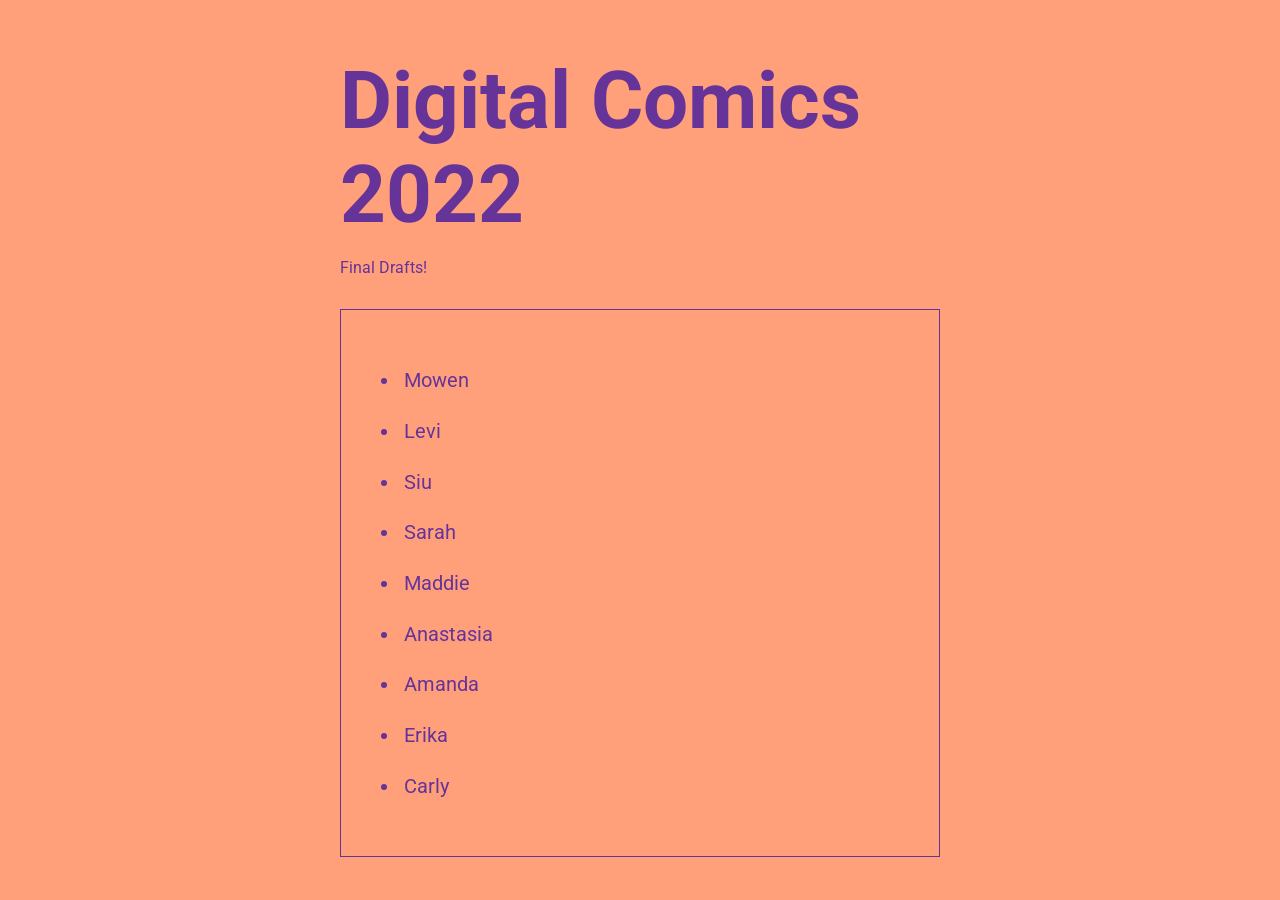
<file: index.html>
<!DOCTYPE html>
<!-- the HTML tag is the parent all content -->
<html lang="en">

    <!-- the head is where we keep information about our document -->
    <head>
        <meta charset="utf-8">
        <meta name="viewport" content="width=device-width, initial-scale=1.0">
        <title>Digital Comics 2022</title>
        <link rel="stylesheet" type="text/css" href="styles.css">
    </head>

    <!-- the body is where all the content we want to display goes -->
    <body>

        <div class="main">

          <h1>Digital Comics 2022</h1>
          <p>Final Drafts!</p>

          <ul class="lists">
              <li>
                <a href="comics/mowen2">Mowen</a>
              </li>
              <li>
                <a href="comics/levi-F">Levi</a>
              </li>
              <li>
                <a href="comics/siu7">Siu</a>
              </li>
              <li>
                <a href="comics/sarah2">Sarah</a>
              </li>
              <li>
                <a href="comics/maddie-F2">Maddie</a>
              </li>
              <li>
                <a href="comics/anastasia-F4">Anastasia</a>
              </li>
              <li>
                <a href="comics/amanda-F2">Amanda</a>
              </li>
              <li>
                <a href="comics/erika2">Erika</a>
              </li>
              <li>
                <a href="comics/carly-F">Carly</a>
              </li>
          </ul>

        </div>

    </body>

</html>
</file>
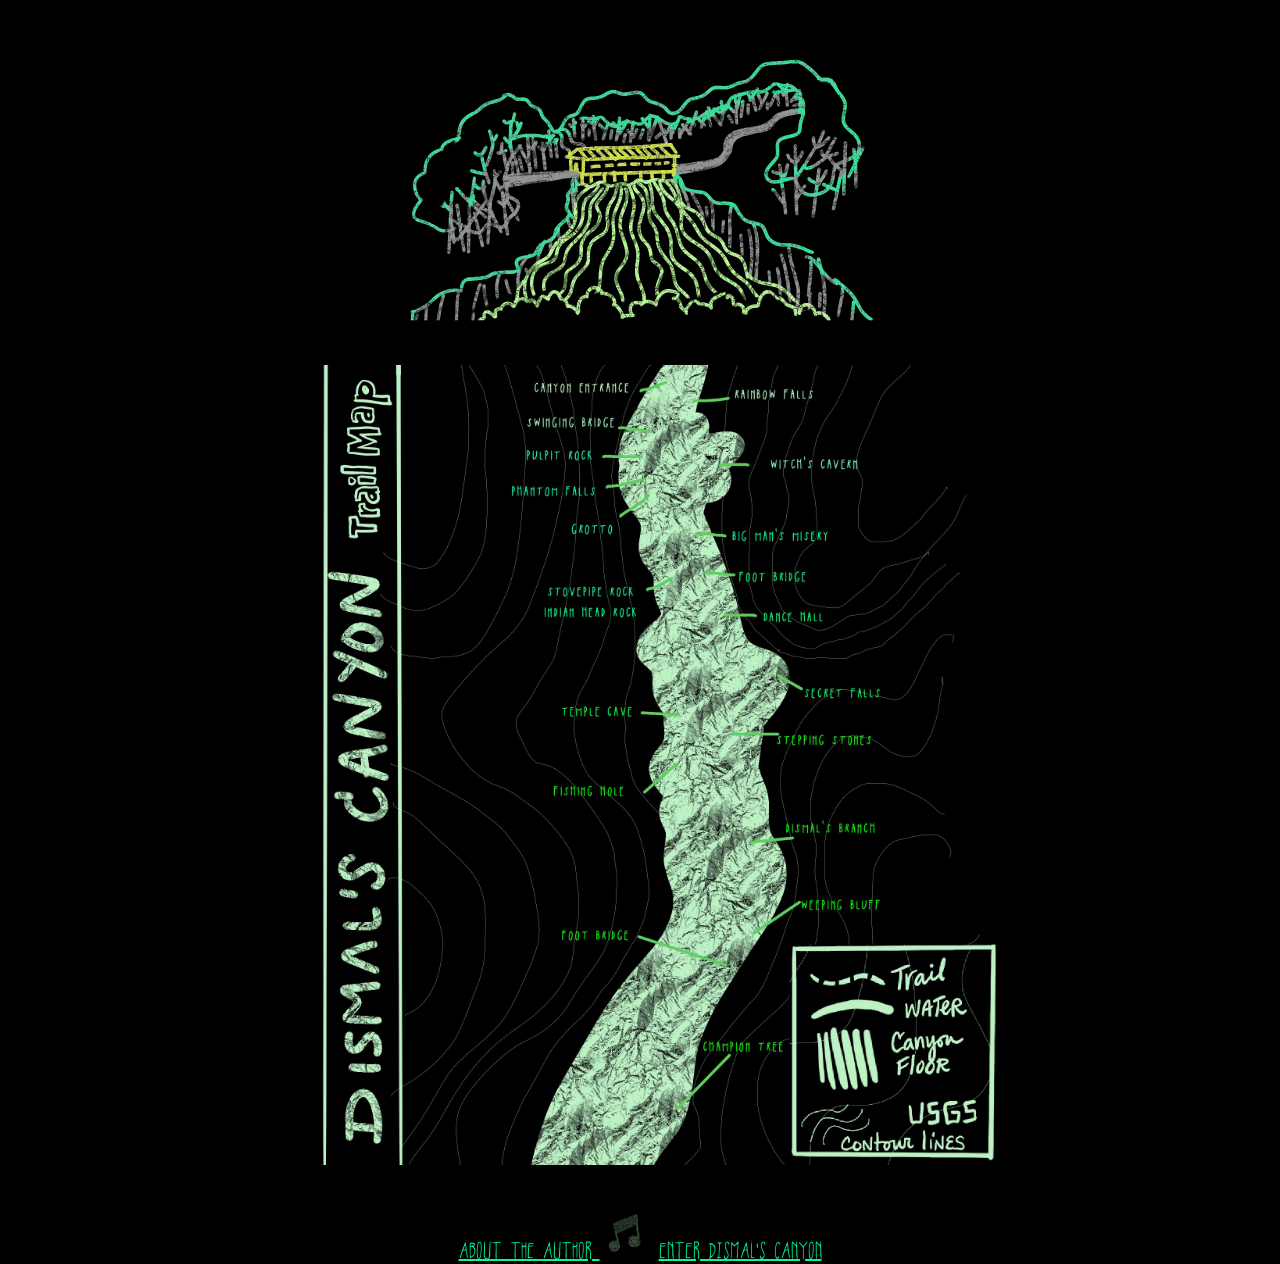
<file: comics/amanda-F/index.html>
<!DOCTYPE html>
<html lang="en"> 
    
    <!-- This is a comment -->
    
 <!-- the head element contains information about the document -->
    
    <head>
        
        <meta charset="utf-8">
        <meta name="viewport" content="width=device-width, initial-scale=1.0">
        
        <title>Rare Wolves: An Interactive Comic</title>
        
        <link rel="stylesheet" type="text/css" href="harrystyles.css">
        
    </head>
   
    <!-- the body element contains content that appears on the page -->
     <audio src="assets/crickets.mp3" 
                type="audio/mpeg" id="cricketSound" 
                loop></audio>
    <body>

        
        <div class="mainContainer">
            <p></p>
            <img src="assets/bridge.gif">
            <p></p>
       <a href="page2.html"><img src="assets/map.jpg" title="abandon hope all ye who enter here"></a>
        </div>
        <P></P>
        <a href="https://www.whereisagmoore.com/" target="_blank"> ABOUT THE AUTHOR </a> <img src="assets/offdark.png" id="soundControl"/> <a href="page2.html"> ENTER DISMAL'S CANYON</a> 
        
        
        <script
            src="https://code.jquery.com/jquery-3.6.0.min.js"
            integrity="sha256-/xUj+3OJU5yExlq6GSYGSHk7tPXikynS7ogEvDej/m4="
            crossorigin="anonymous">
        </script>
        <script src="script.js"></script>   
    </body>
    
    <!-- this code was written by wolfwhistle monstera -->

</html>
</file>
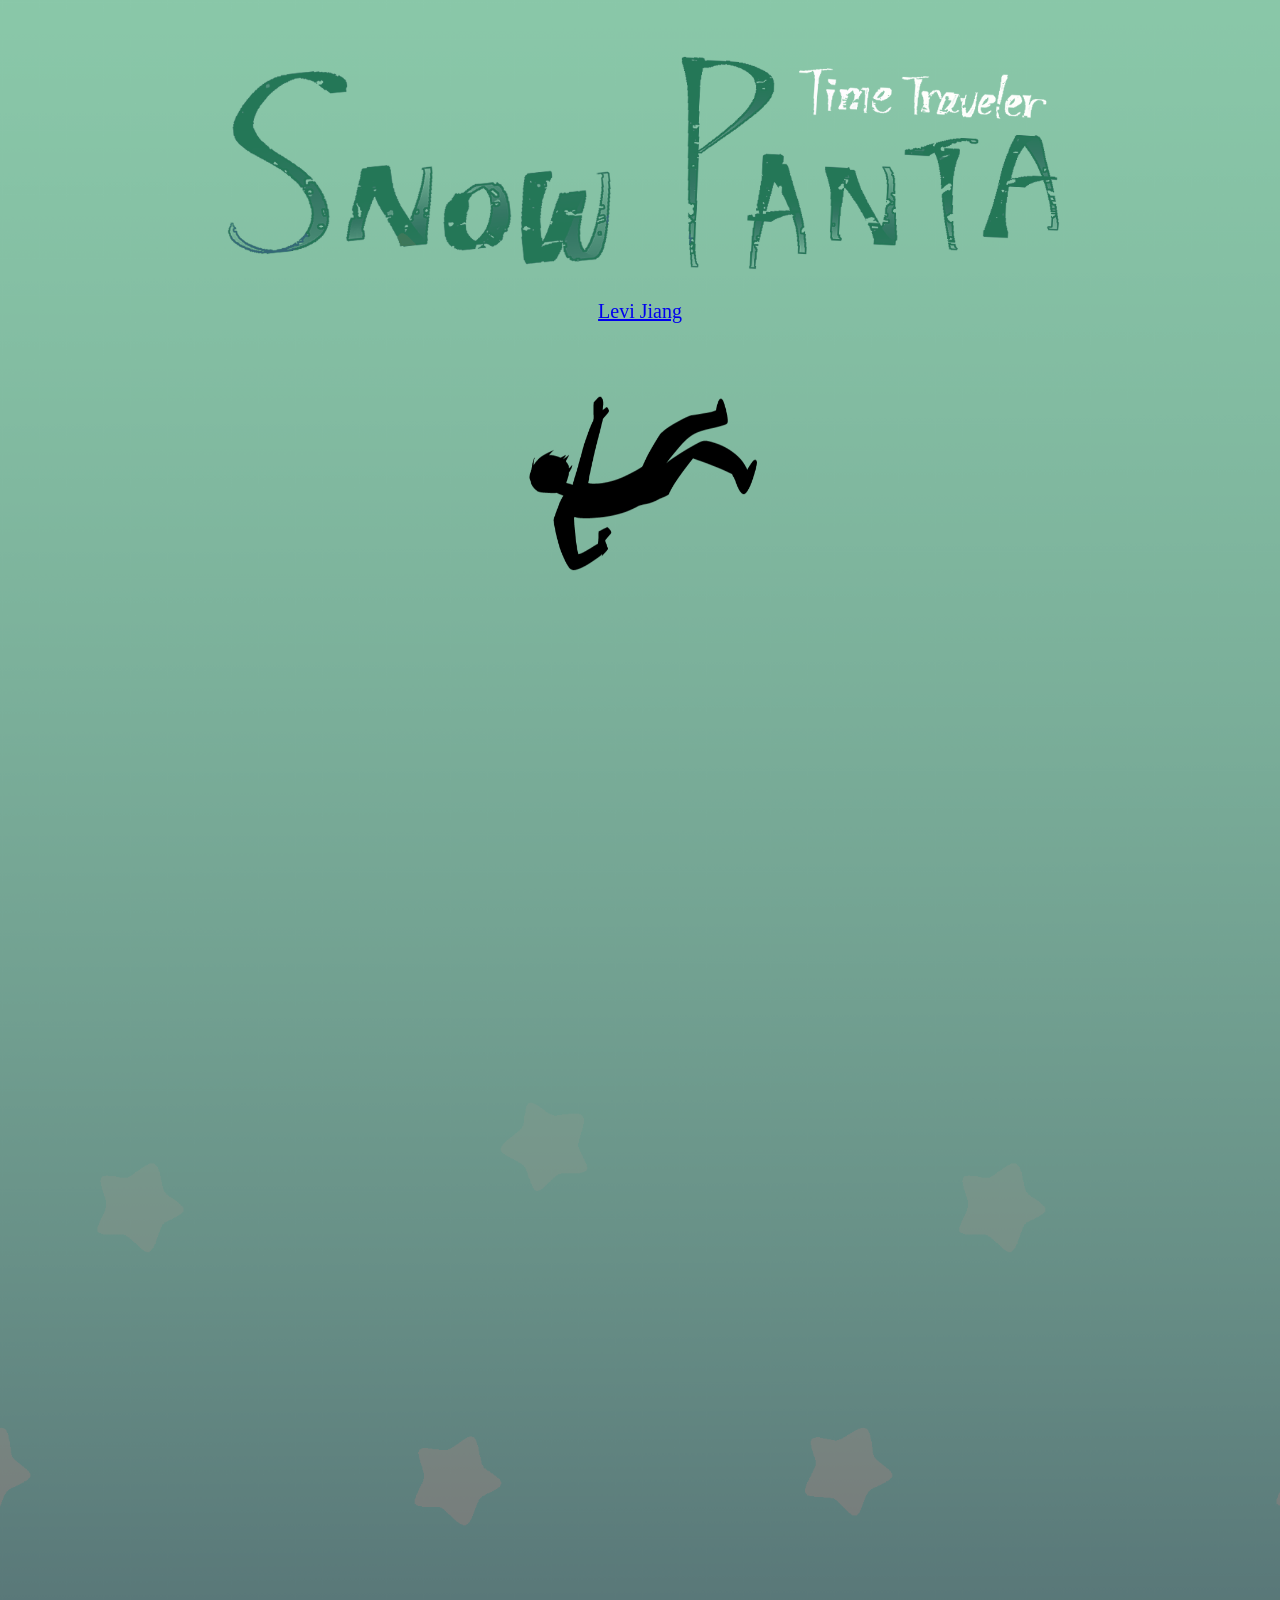
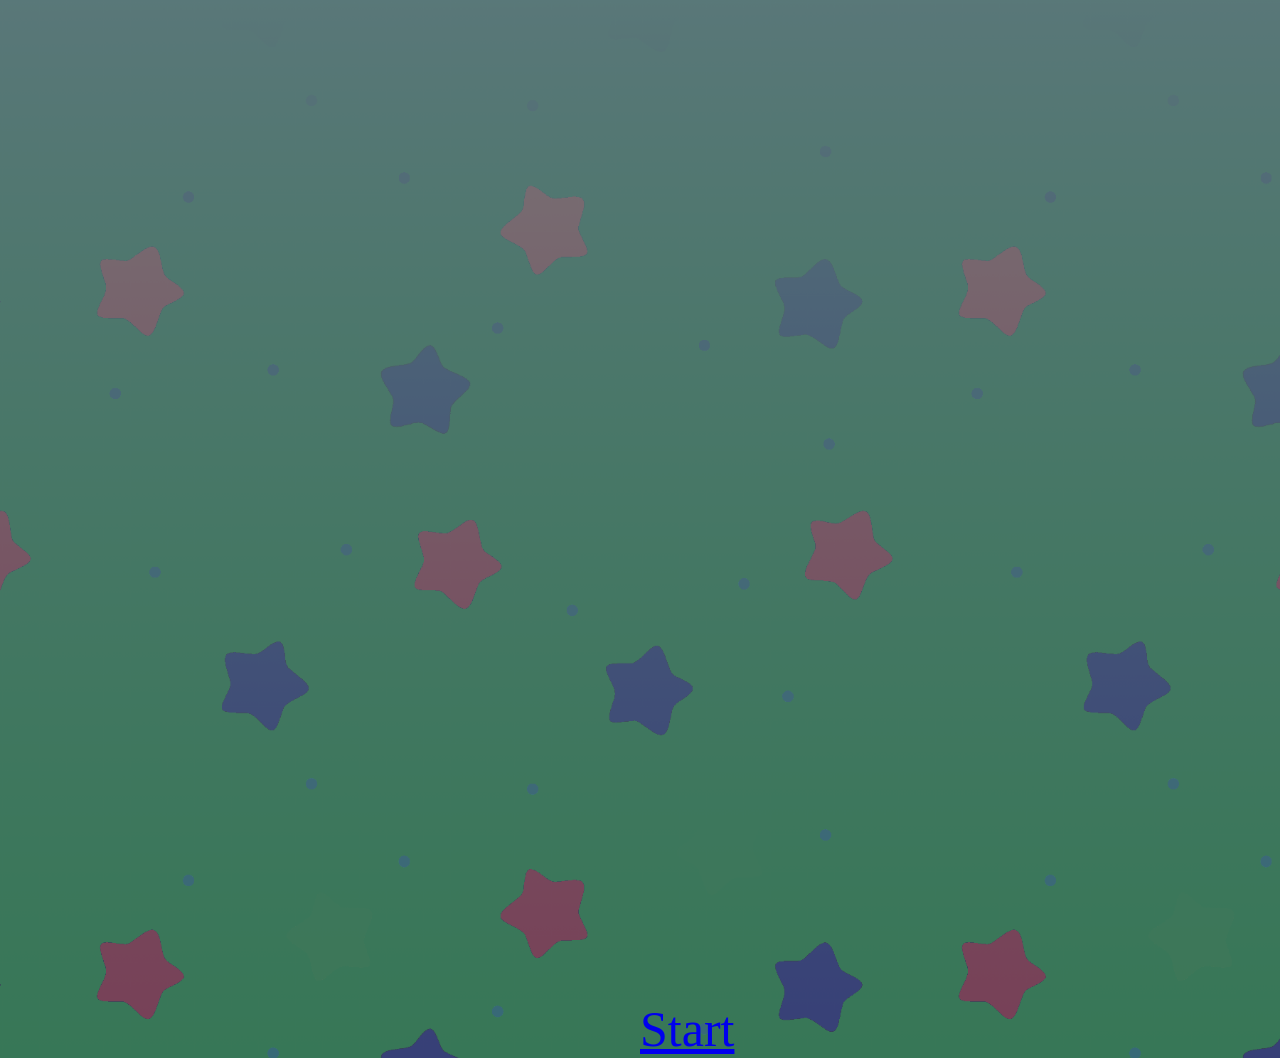
<file: comics/levi-F/index.html>
<!DOCTYPE html>
<html lang="en">
    
    <!-- This is a comment -->
    
        <!-- The head is where we store information about our document -->

    <head>
        <meta charset="utf-8">
        <meta name="viewport" content="width=device-width, user-scalable=yes, initial-scale=0.5, 
        maximum-scale=1.0, minimum-scale=0.1">
        <title>Snow Panta Time Travel</title>
        <link rel="stylesheet" type="text/css" 
        href="styles.css">
        
    <style>
        
            p.pos_fixed
    {
    position:fixed;
    margin-left: 25%;
        margin-bottom: 8%;
        top:300px;
        width: 50%;
        height: 100%;
        }
        
        body {
    background-image: url('assets/IMG_5123.PNG');
    background-size: 1800% 4000%;
    background-repeat: no-repeat;
    background-size: cover;
    background-color:white;
    color:black;
    text-align: center;
    font-size: 20px;
    margin: 0;
        
            
    </style>
    
    </head>
    
        <!-- The body is where all the contents we wish to display is stored -->
    <body>
           
        <p class="pos_fixed">
        <img src="assets/personfalling.png" alt="personfalling">
        </p>
       
        <a href="page2.html" class="startbutton">Start</a>
        
        <div class="mywebsiteone">
        <a href="https://ljiang37.wixsite.com/levijiang" class="mywebsite" target="_blank">Levi Jiang</a>
        </div> 
        
        <p class="panta"></p>
        
    </body>

</html>
</file>
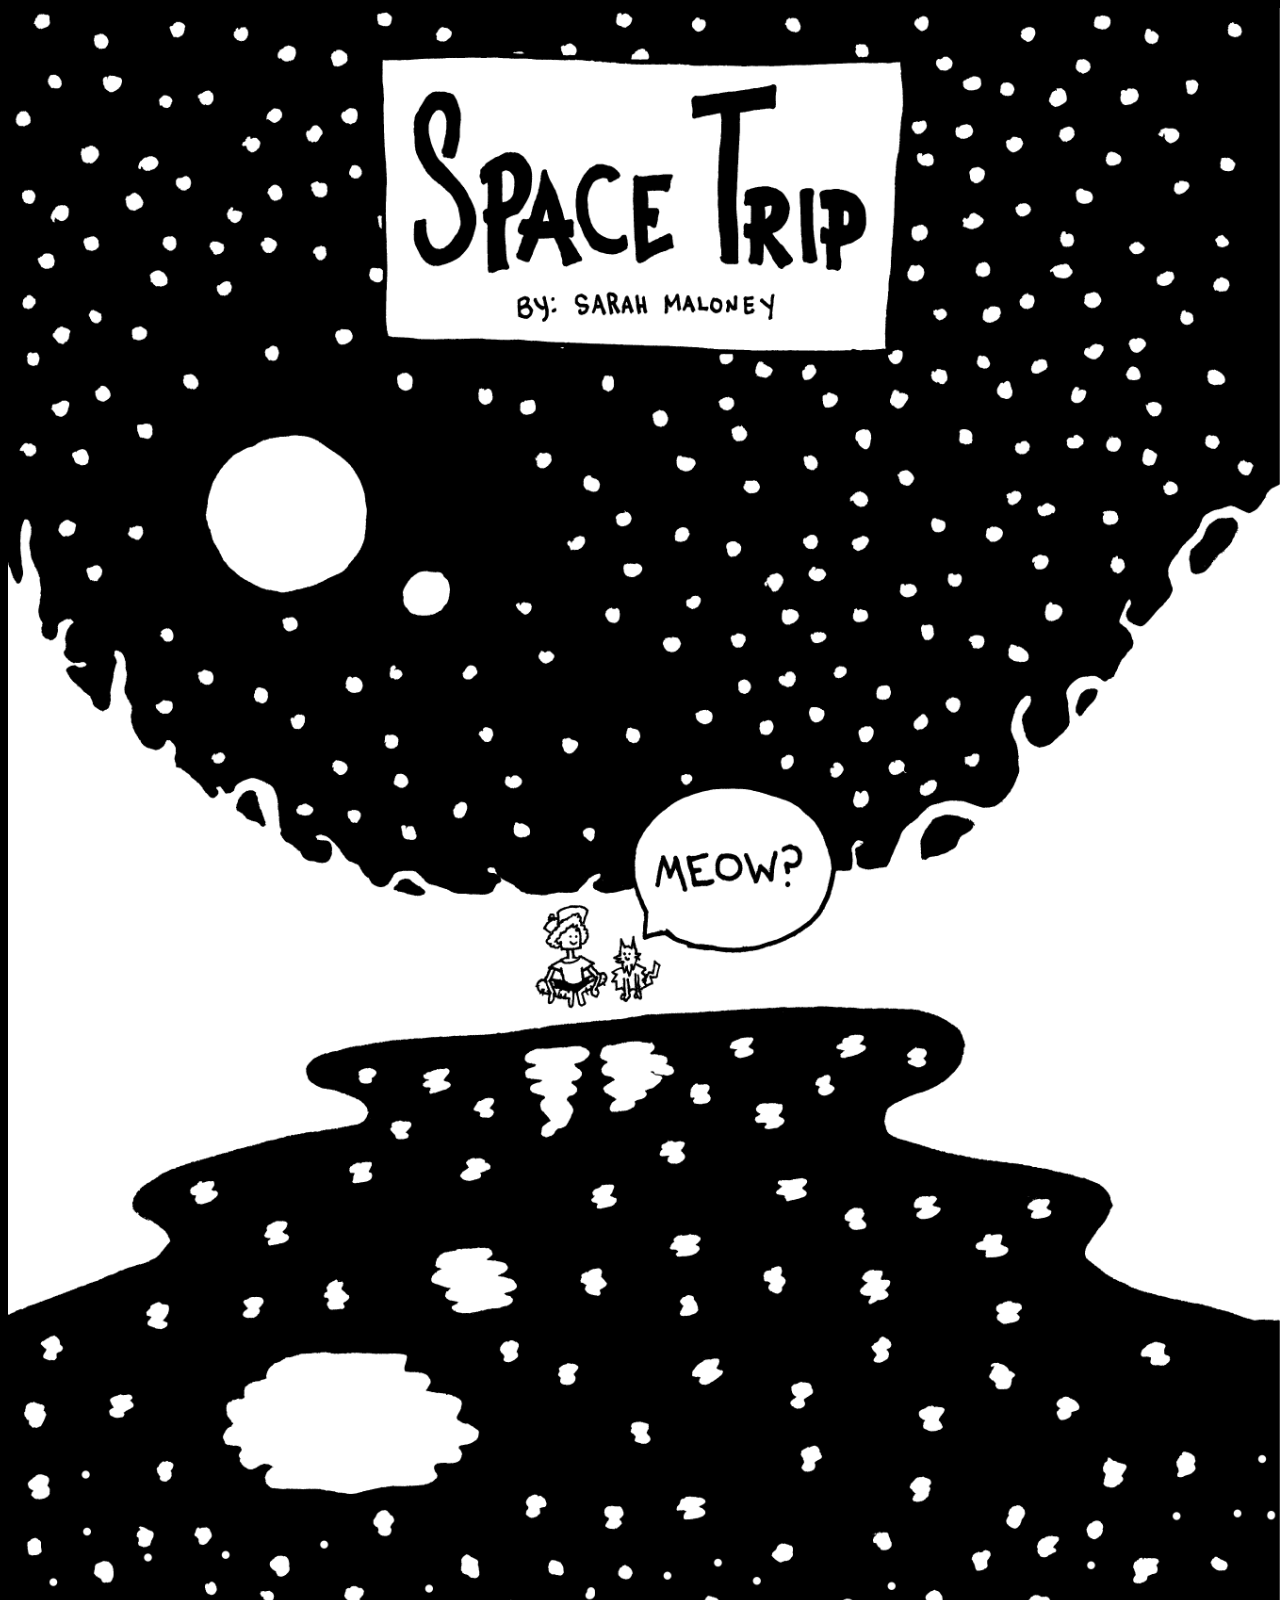
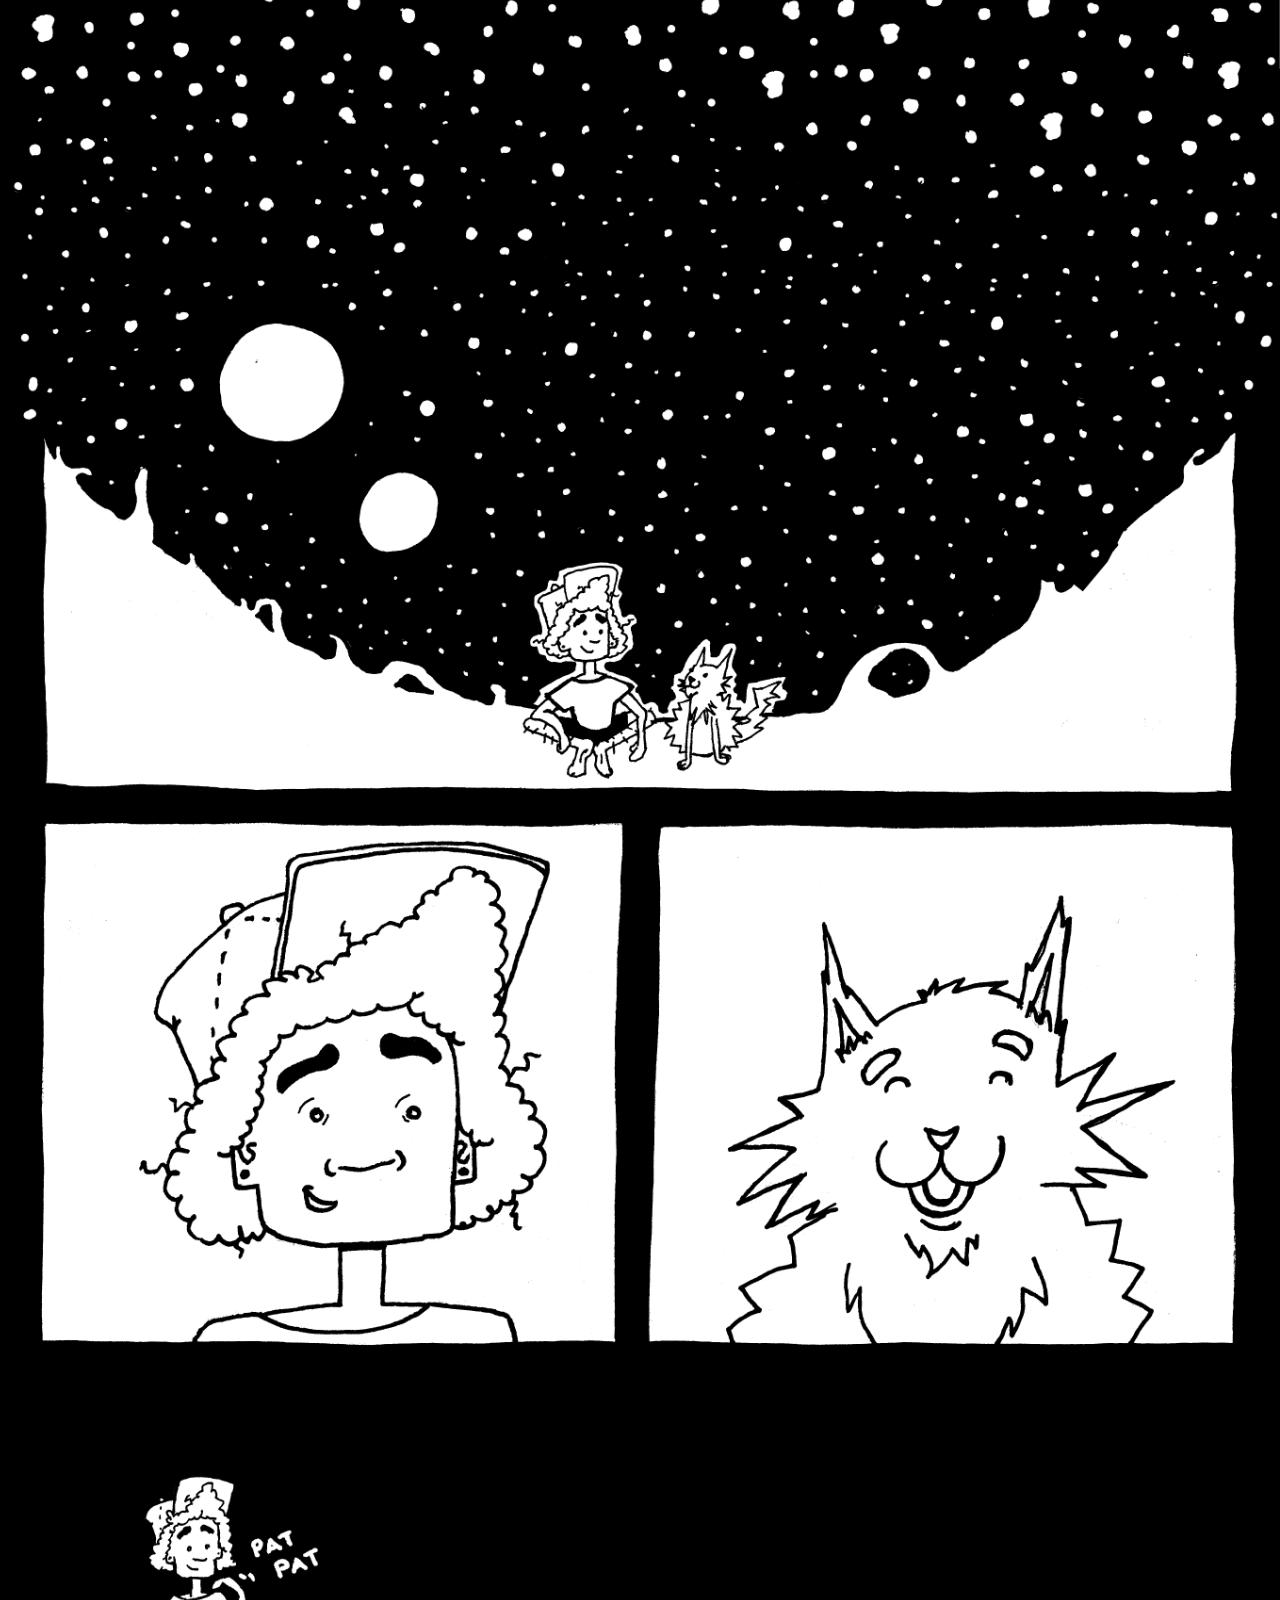
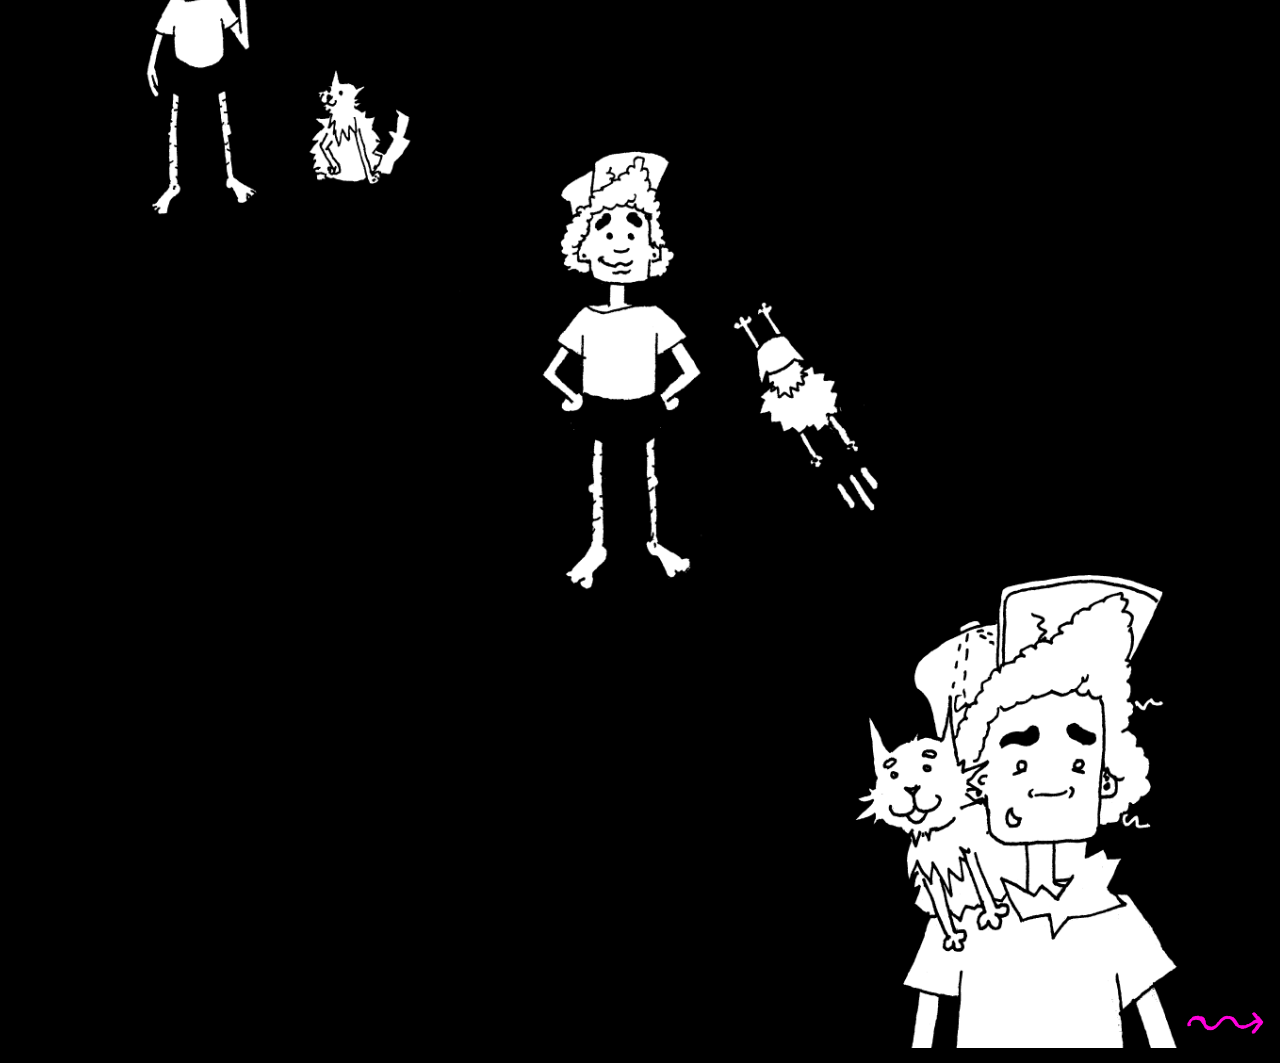
<file: comics/sarah2/index.html>
<!DOCTYPE html>
<html lang="en">

    <!-- the head is where we store information about the document -->
    
    <head>
        <meta charset="utf-8">
        <meta name="viewport" content="width=device-width, initial-scale=1.0">
        <title>Sarah's Comics</title>
        <link rel="stylesheet" type="text/css" href="style-falling.css">
    
    </head>


    <body>
    
        
        <div class=homepage>
            <img src="assets/start.png" alt="page one"/>
                
            <a href="page2.html">
                <img src="assets/button1.png" alt="button" class="button1"/>
            </a>
        </div>
        
   
    

      
<!--
      <script src="lib/noframework.waypoints.js">
      </script>
        
        
      
      <script src="https://code.jquery.com/jquery-3.6.0.min.js" integrity="sha256-/xUj+3OJU5yExlq6GSYGSHk7tPXikynS7ogEvDej/m4=" crossorigin="anonymous"></script>  
    <script src="script.js"></script>
-->
        
      
      
    </body>





</html>
</file>
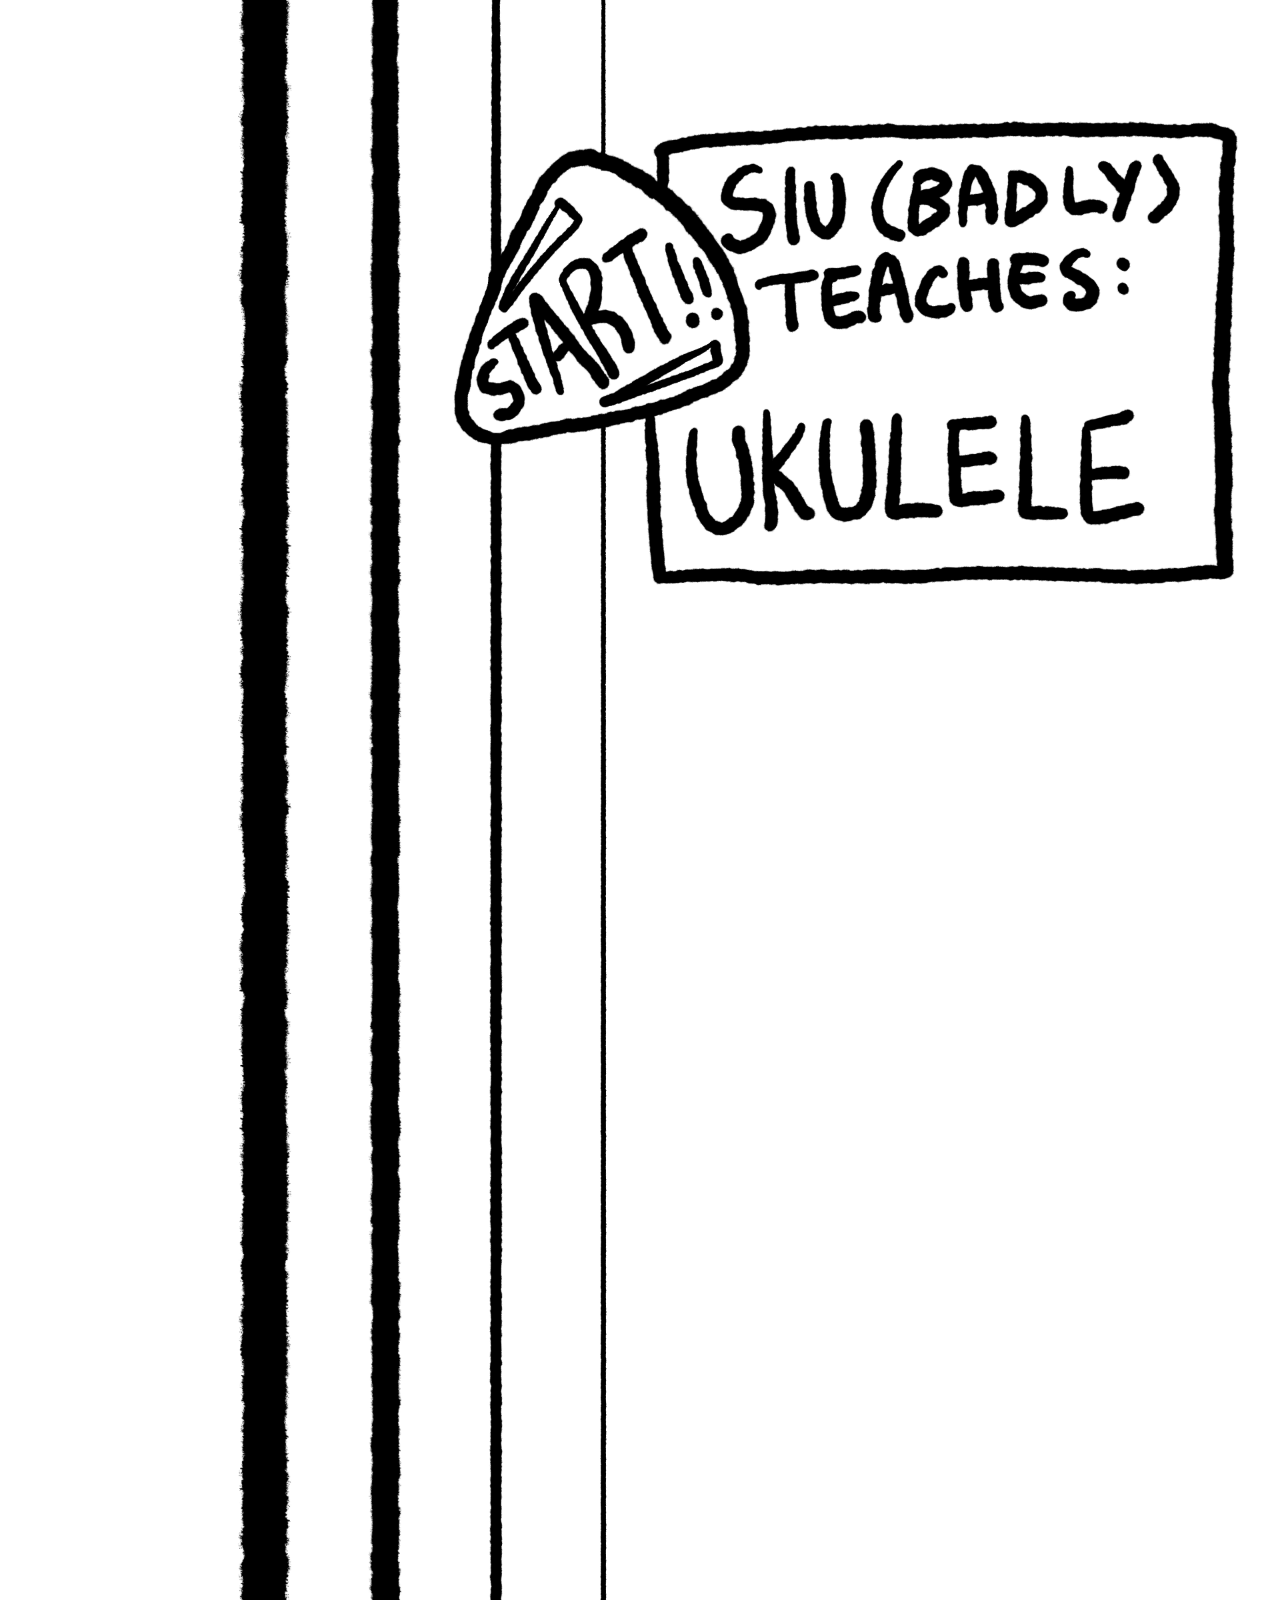
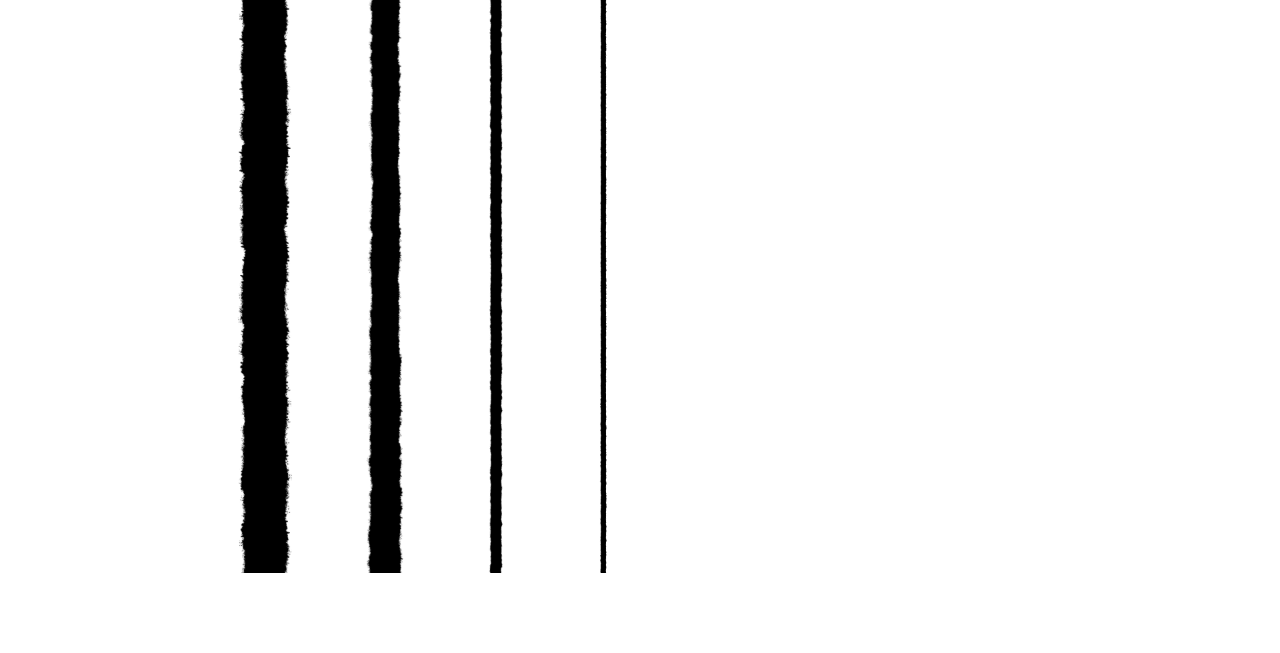
<file: comics/siu6/index.html>
<!DOCTYPE html>
<html lang="en">
    
    <head>
        <meta charset="utf-8">
        <meta name="viewpoint" content="width=device-width, initial-scale=1.0">
        <title>WELCOME</title>
        <link rel="stylesheet" type="text/css" href="styles.css">
    </head>
    
    <body id="startbody">
        <div class="startpage">
            <img src="Assets/index.png" alt="mainpage background" class="indexb">
            <a href="mainpage.html"><img src="Assets/pickbutton.png" alt="start button" class="pick"></a>
        </div>
    </body>

</html>
</file>
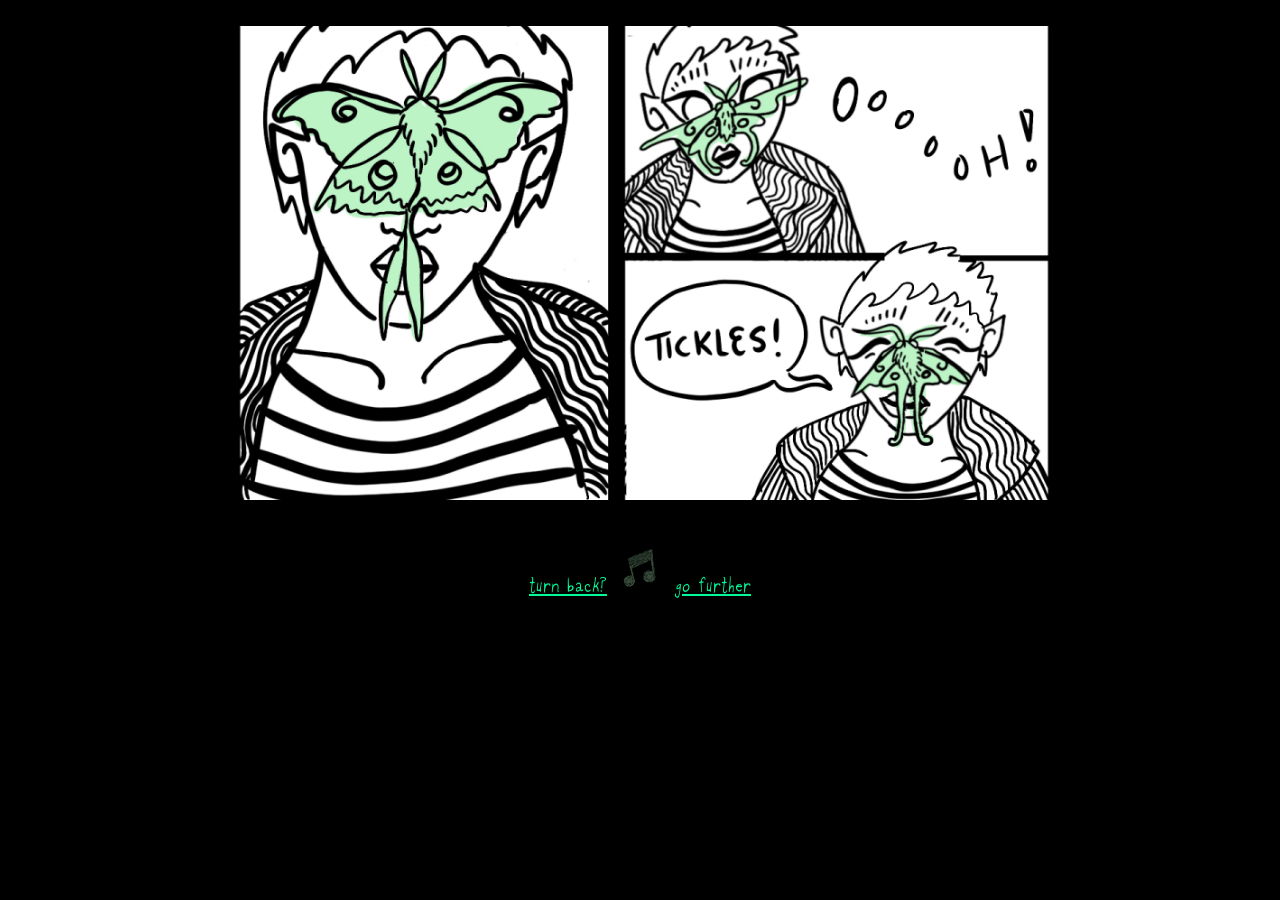
<file: comics/amanda-F/page10.html>
<!DOCTYPE html>
<html lang="en"> 
    
    <!-- This is a comment -->
    
 <!-- the head element contains information about the document -->
    
    <head>
        
        <meta charset="utf-8">
        <meta name="viewport" content="width=device-width, initial-scale=1.0">
        
        <title>Rare Wolves: an interactive comic</title>
        
        <link rel="stylesheet" type="text/css" href="harrystyles.css">
        
    </head>
   
    <!-- the body element contains content that appears on the page -->
     <audio src="assets/crickets.mp3" 
                type="audio/mpeg" id="cricketSound" 
                loop></audio>
    <body>

        
        <div class="mainContainer">
            
       <a href="page11.html"><img src="assets/9.JPG" title="species: manic pixie dream moth"></a>
        </div>
        <P></P>
        <P></P>
        <div class="flexible"><a href="page9.html">turn back?</a>  <img src="assets/offdark.png" id="soundControl"/> <a href="page11.html"> go further</a> </div>
        
        
        
        
        <script
            src="https://code.jquery.com/jquery-3.6.0.min.js"
            integrity="sha256-/xUj+3OJU5yExlq6GSYGSHk7tPXikynS7ogEvDej/m4="
            crossorigin="anonymous">
        </script>
        <script src="script.js"></script>   
    </body>
    
    <!-- this code was written by wolfwhistle monstera -->

</html>
</file>
<file: styles.css>
/* Styles for digital comics 2020 testing grounds */


@import url('https://fonts.googleapis.com/css2?family=Roboto:wght@100;400;700&display=swap');


body {
  font-family: Roboto;
    background-color: lightsalmon;
    color: rebeccapurple;
}

h1 {
  font-size: 5rem;
  margin-bottom: 1rem;
  max-width: 100%;
}

.main {
  width: 90%;
  max-width: 600px;
  margin: auto;
}

.lists {
  padding: 2rem;
  margin: 2rem auto;
  border: rebeccapurple 1px solid;
}

.lists ul {
  margin-bottom: 3rem;
}

.lists li {
  margin: 5%;
    font-size: 1.25rem;
}

a:link {
    color: rebeccapurple;
    padding: .25rem;
    text-decoration: underline dotted #f69e7b;
}

a:visited {
    color: darkslateblue;
    text-decoration: underline wavy darkslateblue;
}

a:hover, a:active {
    background-color: mediumpurple;
    color: white;
    text-decoration: underline wavy rebeccapurple;
}
</file>
<file: comics/amanda-F/harrystyles.css>
@font-face {
    font-family: "wolfFont";
    src: url("wolfwhistleFont.otf")
}

body {
    background-color: black;
    color: white;
    font-family: wolfFont, sans-serif;
    font-size: 20px;
    text-align: center;
    cursor: auto;
    margin: 0;
    
}

img {
    max-width: 80%;
    max-height: 50rem;
    
}

a:link {
  color: mediumspringgreen;
}

a:visited {
    color: aquamarine;
}

a:hover {
    color:gold;
}

.linkText {
    position: absolute;
    top: 6rem;
    left: 3rem;
    bottom: 40%;
    background-color: lightgoldenrodyellow;
    width: 5rem;
    padding: 1rem;
    
}


.headerTitle {
    background-color: darkseagreen;
    width: 100%;
    margin: 0;
}

.headerText {
    text-align: center;
    font-size: 20px;
    margin: 0;
}
.mainContainer {
    background-color: black;
    width: 100%;
    max-width: 1100px;
    display: block;
    flex-flow: center;
    justify-content: center;
    margin: auto;
    margin-top: 10px;
    padding:1rem;
}

.flex {
    display: flex;
    align-items: center;
    justify-content: center;
}     

#soundControl {
    cursor: pointer;
}
</file>
<file: comics/levi-F/styles.css>
/* css styles for my css demo */

body {
    background-color:white;
    color:black;
    text-align: center;
    font-size: 20px;
    margin-bottom:8%;
    font-family:cursive;
}

link {
    color:darkturquoise;
}

a:visited{
    color:darkturquoise;
}

img {
    width: 50%;
    max-width: 100%;
    display:flex;
    margin: 3rem auto 2rem auto;}

a:hover {
    color: aliceblue;;
}

a:active {
    color: aliceblue;
}

.backbutton {
    position: absolute;
    text-align: left;
    margin-left: 150px;
    margin-top: 30px;
}

.silence 
{
    position:absolute;
    margin-left: 680px;
    margin-bottom:60px;
}

.tellthem 
{
    position:absolute;
    margin-left: 480px;
    margin-bottom:60px;
}

.backto4
{
    position:absolute;
    margin-left: 400px;
    margin-bottom:90px;
}

.retry
{
    position:absolute;
    margin-left: 380px;
    margin-bottom:20px;
}

.nextbutton
{
    position:absolute;
    margin-left: 580px;
    margin-bottom:20px;
}

.mywebsiteone
{
    position:relative;
    margin-left:auto;
    margin-top: 300px;
}
        
.startbutton
{
    position:absolute;
    margin-top: 2300px;
    font-size: 50px;
        }

.choose
{
    position:absolute;
    margin-top: 2050px;
        }
</file>
<file: comics/sarah2/style-falling.css>
@font-face {
    font-family: "sarahfont";
    src: url("assets/Maloneydoodles_main-Regular.otf");
}

html {
    margin: 0;
    padding: 0;
}

body {
    background-color: black;
    color: white;
    font-family: sarahfont, sans-serif;
}

.instagram {
    position: absolute;
    width: 5vh;
    left: 1vw;
    top: 1vw;
    z-index: 2000;
}

.twitter {
    position: absolute;
    width: 5vh;
    left: 5vw;
    top: 1vw;
    z-index: 2000;
}

.website {
    position: absolute;
    width: 5vh;
    left: 9vw;
    top: 1vw;
    z-index: 2000;
    
}

.home {
    position: absolute;
    width: 15vh;
    right: 1vw;
    top: 1vw;
    z-index: 2000;
    
}



#fallers1 {
    position: absolute;
    width: 52vh;
    left: 45vw;
    top: 50vw;
}

#fallers2 {
    position: fixed;
    width: 50vh;
    left: 30vw;
    bottom: 5vw;
}

#fallers3 {
    position: fixed;
    width: 50vh;
    left: 37vw;
    bottom: 10vw;
}

#bottom {
    width: 1px;
    height: 1px;
}

.meteor {
    position: absolute;
    bottom: 0;
   
}

.bubbles1 {
    
  position: absolute;
    bottom: 0;
    z-index: 1000;
}

.toppage {
    position: absolute;
    bottom: 0;
    z-index: 1000;
}

.bottompage {
/*    position: absolute;*/
    z-index: 500;
/*    bottom: 0;*/
}

.fallers3 {
    z-index: 800;
}

.background {
    position: relative;
    background-color: rgba(69, 123, 176, 1);
}
  

.backgroundparent {
    position: relative;
}

.backgroundparent2 {
    position: relative;
}
  


.backgroundparent3 {
    position: relative;
    background-color: rgba(69, 123, 176, 1);
}
  

img {

  display: block;
  max-width: 100%;
  height: auto;
 

}

.headertext {
    text-align: center;
    font-size: 4rem;
    
    
}

.homepage {
    position: absolute;
    
}

.button1 {
    position: absolute;
    width: 13%;
    left: 89.3%;
    top: 98.4%;
    
}

.button2 {
    position: absolute;
    width: 13%;
    left: 89.3%;
    top: 97.5%;
    z-index: 1005;
}

.button3 {
    position: absolute;
    width: 13%;
    left: 45%;
    top: 99%;
    z-index: 100;
}

.subheadertext {
    text-align: center;
    font-size: 2rem;
}

.headertitle {
    background-color: white;
    width: 100%;
    position: fixed;
    top: 0;
    left: 0;
    z-index: 100;
}
</file>
<file: comics/siu6/styles.css>
body {
    align-content: center;
    margin: 0;
}

#startbody {
    overflow: hidden;
}

h1 { 
    text-align-last: center;
    font-size: 50px;
    font-family: sans-serif;
}

img {
    width: 100%;
    max-width: 1920px;
    min-width: 1px;
    display: block;
    margin: auto;
}

.indexb {
    position: relative;
    top: -80px;
}

 .pick {
     width: 23.5%;
     margin: 0;
     position: absolute;
        top: 7.5%;
        left: 35%;
     overflow: hidden;
     opacity: 0%;
}

.specialelement {
    width: 100%;
    
}

.flexparent {
    display:flex;
    justify-content:center;
    
}

.startpage {
    position:absolute;
}

#mainpage {
    position: absolute;
}

.ribbon {
    width: 50%;
    position: fixed;
    left: 25%;
    margin-top:50px;
    z-index: 50;
}

.ukulele {
    width: 70%
}

#tunerbutton {
    position: absolute;
    width: 13.4%;
    top: 29.4%;
    left: 43.2%;
    opacity: 0%;
}

.chordbutton {
    position: absolute;
    width: 7.4%;
    top: 38.5%;
    left: 46.31%;
    opacity: 0%;
}

.bridgebutton {
    position: absolute;
    width: 15.5%;
    top: 82%;
    left: 42.3%;
    opacity: 0%;
}

#abutton {
    position: absolute;
    width: 4.5%;
    top: 2.5%;
    left: 47.5%;
    z-index: 50;
    opacity:0%;
    cursor: pointer;
}

#bbutton {
    position: absolute;
    width: 4.5%;
    top: 2.5%;
    left: 53%;
    z-index: 50;
    opacity:0%;
    cursor: pointer;
}

#cbutton {
    position: absolute;
    width: 4.5%;
    top: 2.5%;
    left: 58.5%;
    z-index: 50;
    opacity:0%;
    cursor: pointer;
}

#dbutton {
    position: absolute;
    width: 4.5%;
    top: 2.5%;
    left: 64.5%;
    z-index: 50;
    opacity:0%;
    cursor: pointer;
}

#ebutton {
    position: absolute;
    width: 5%;
    top: 2.5%;
    left: 70%;
    z-index: 50;
    opacity:0%;
    cursor: pointer;
}

#fbutton {
    position: absolute;
    width: 4.5%;
    top: 2.8%;
    left: 76%;
    z-index: 50;
    opacity:0%;
    cursor: pointer;
}

#gbutton {
    position: absolute;
    width: 4.7%;
    top: 2.7%;
    left: 82%;
    z-index: 50;
    opacity:0%;
    cursor: pointer;
}

#ambutton {
    position: absolute;
    width: 4.5%;
    top: 6.8%;
    left: 47.5%;
    z-index: 50;
    opacity:0%;
    cursor: pointer;
}

#bmbutton {
    position: absolute;
    width: 4.5%;
    top: 6.8%;
    left: 53%;
    z-index: 50;
    opacity:0%;
    cursor: pointer;
}

#cmbutton {
    position: absolute;
    width: 4.5%;
    top: 6.5%;
    left: 58.5%;
    z-index: 50;
    opacity:0%;
    cursor: pointer;
}

#dmbutton {
    position: absolute;
    width: 4.5%;
    top: 6.5%;
    left: 64.5%;
    z-index: 50;
    opacity:0%;
    cursor: pointer;
}

#embutton {
    position: absolute;
    width: 4.5%;
    top: 6.5%;
    left: 70%;
    z-index: 50;
    opacity:0%;
    cursor: pointer;
}

#fmbutton {
    position: absolute;
    width: 4.5%;
    top: 6.5%;
    left: 76%;
    z-index: 50;
    opacity:0%;
    cursor: pointer;
}

#gmbutton {
    position: absolute;
    width: 4.5%;
    top: 6.5%;
    left: 82%;
    z-index: 50;
    opacity:0%;
    cursor: pointer;
}

.chordpage {
    position: absolute;
    width: 85%;
    align-content: center;
}

#chordbackbutton {
    position: absolute;
    width: 7.5%;
    top: 77.3%;
    left: 75.5%;
    opacity: 0%;
    cursor: pointer;
}

#bridgebackbutton {
    position: absolute;
    width: 11.3%;
    opacity: 0%;
    left: 40.9%;
    bottom: 5.8%;
    
}

.bridgebody { 
    position: absolute;
}

.hiddenbutton {
    position: absolute;
    width: 0.7%;
    opacity: 0%;
    top: 92%;
    left: 62.1%;
    
}

.hiddentext {
    margin-left: 10%
}

#bb1 {
    position: absolute;
    width: 20.5%;
    top: 47.7%;
    left: 10.7%;
    opacity: 0;
}

.bb2 {
    position: absolute;
    width: 20.5%;
    top: 47.7%;
    left: 39%;
    opacity: 0;
}

.bb3 {
    position: absolute;
    width: 20.5%;
    top: 47.9%;
    left: 68%;
    opacity: 0;
}

#goback {
    position: absolute;
    width: 5%;
    top: 42.9%;
    opacity: 0;
}
</file>
